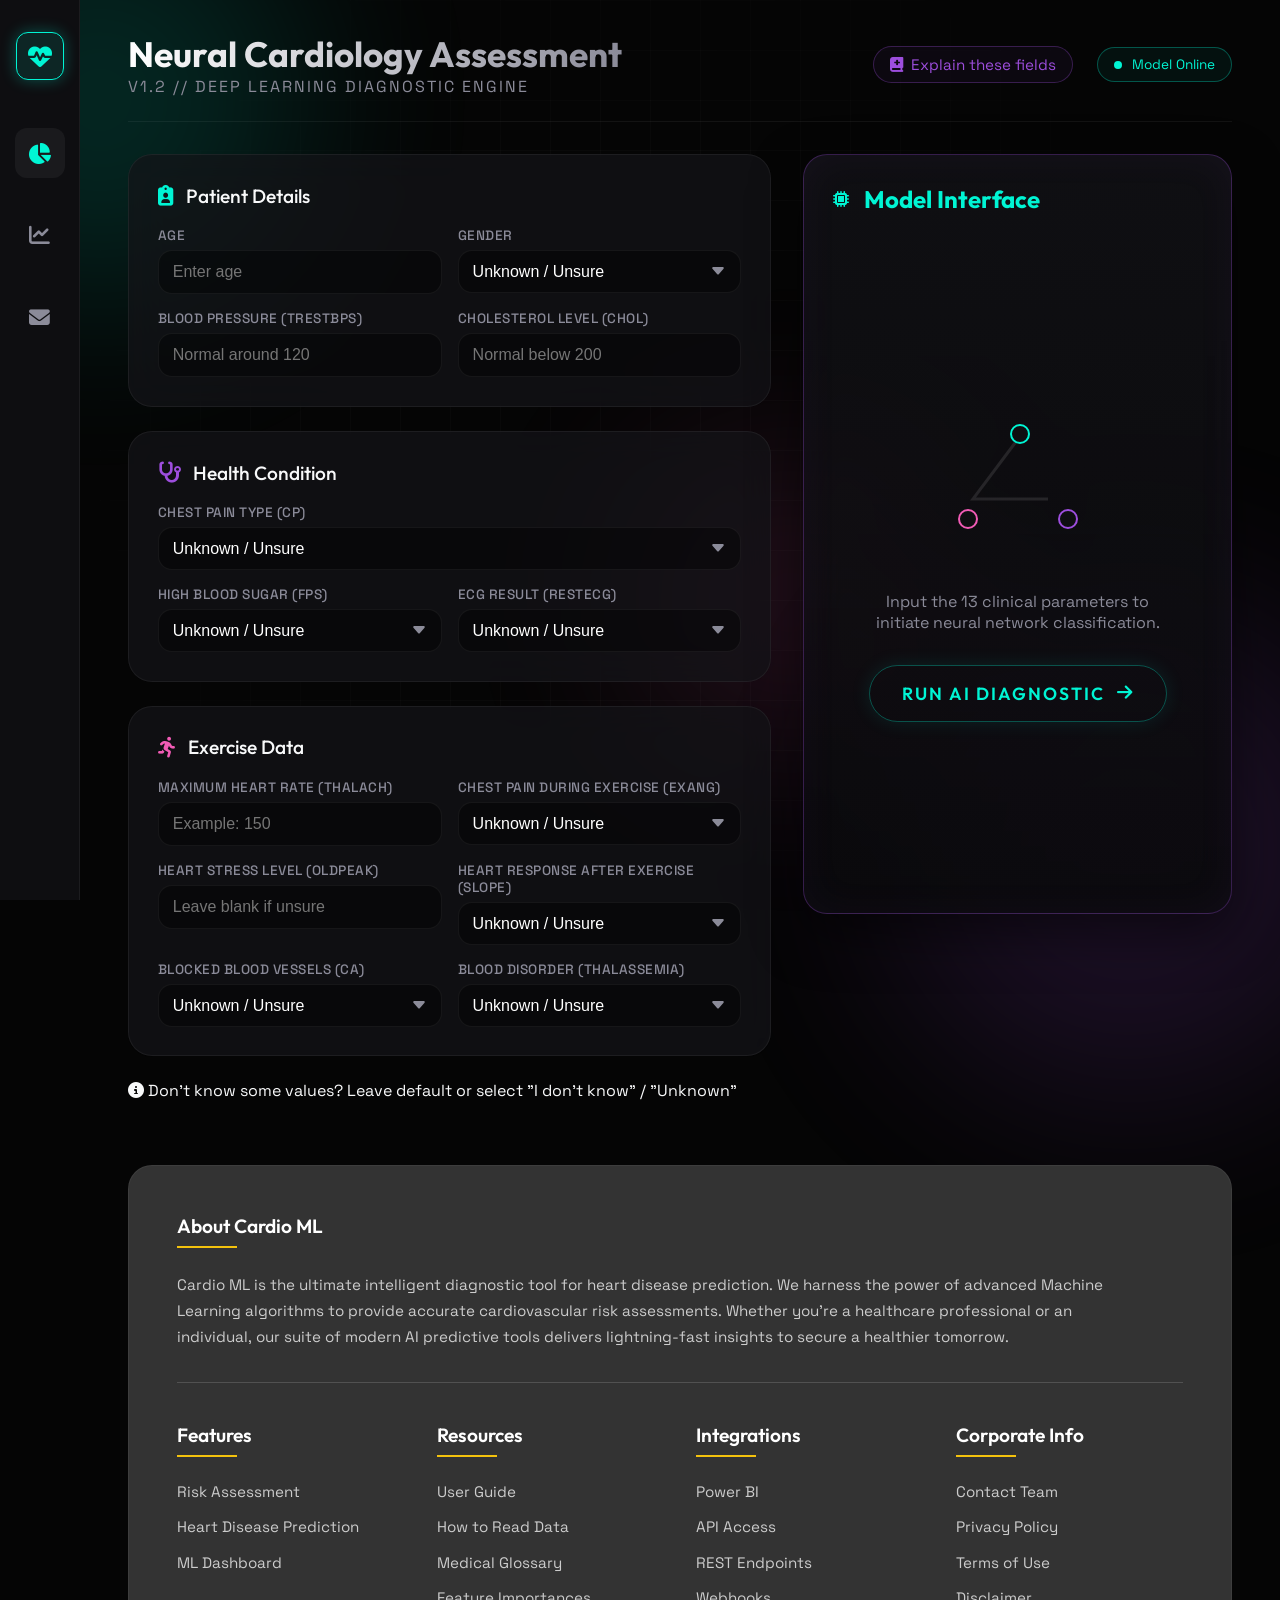
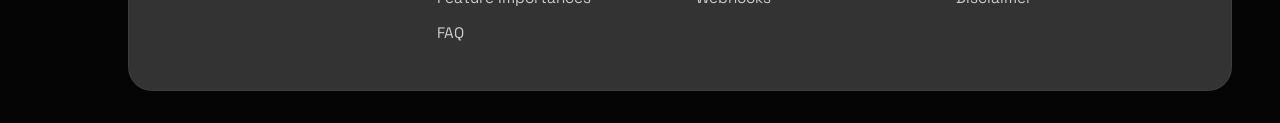
<file: index.html>
<!DOCTYPE html>
<html lang="en">
<head>
    <meta charset="UTF-8">
    <meta name="viewport" content="width=device-width, initial-scale=1.0">
    <title>Cardio ML Intelligence</title>
    <link rel="preconnect" href="https://fonts.googleapis.com">
    <link rel="preconnect" href="https://fonts.gstatic.com" crossorigin>
    <link href="https://fonts.googleapis.com/css2?family=Space+Grotesk:wght@300;400;500;600;700&family=Outfit:wght@300;400;500;600;700&display=swap" rel="stylesheet">
    <link rel="stylesheet" href="https://cdnjs.cloudflare.com/ajax/libs/font-awesome/6.4.0/css/all.min.css">
    <link rel="stylesheet" href="style.css">
</head>
<body>
    <div class="grid-bg"></div>
    <div class="glow-orb orb-1"></div>
    <div class="glow-orb orb-2"></div>
    <div class="glow-orb orb-3"></div>

    <div class="dashboard-wrapper">
        <nav class="sidebar">
            <div class="brand">
                <div class="logo-icon">
                    <i class="fa-solid fa-heart-pulse"></i>
                </div>
            </div>
            <ul class="nav-links">
                <li class="active" title="Analysis Desk" onclick="window.location.href='/'"><i class="fa-solid fa-chart-pie"></i></li>
                <li title="Power BI Dashboard" onclick="window.location.href='/powerbi'"><i class="fa-solid fa-chart-line"></i></li>
                <li title="Contact Us" onclick="window.location.href='/contact'"><i class="fa-solid fa-envelope"></i></li>
            </ul>
        </nav>

        <main class="dashboard-core">
            <header class="top-nav">
                <div>
                    <h1 class="gradient-text">Neural Cardiology Assessment</h1>
                    <p class="subtitle">v1.2 // Deep Learning Diagnostic Engine</p>
                </div>
                <div class="nav-group-right">
                    <a href="/guide" class="guide-btn-nav">
                        <i class="fa-solid fa-book-medical"></i> Explain these fields
                    </a>
                    <div class="system-status">
                        <div class="pulse-ring"></div>
                        <span>Model Online</span>
                    </div>
                </div>
            </header>

            <form id="prediction-form" class="layout-grid">
                
                <div class="entry-column">
                    <div class="bento-card">
                        <div class="card-header">
                            <i class="fa-solid fa-clipboard-user text-cyan"></i>
                            <h3>Patient Details</h3>
                        </div>
                        <div class="input-grid-2">
                            <div class="modern-input">
                                <label for="age">Age</label>
                                <input type="number" id="age" name="age" min="1" max="120" placeholder="Enter age">
                            </div>
                            <div class="modern-input">
                                <label for="sex">Gender</label>
                                <select id="sex" name="sex">
                                    <option value="" selected>Unknown / Unsure</option>
                                    <option value="1">Male</option>
                                    <option value="0">Female</option>
                                </select>
                            </div>
                            <div class="modern-input">
                                <label for="trestbps">Blood Pressure (trestbps)</label>
                                <input type="number" id="trestbps" name="trestbps" min="50" max="250" placeholder="Normal around 120">
                            </div>
                            <div class="modern-input">
                                <label for="chol">Cholesterol Level (Chol)</label>
                                <input type="number" id="chol" name="chol" min="100" max="600" placeholder="Normal below 200">
                            </div>
                        </div>
                    </div>

                    <div class="bento-card">
                        <div class="card-header">
                            <i class="fa-solid fa-stethoscope text-purple"></i>
                            <h3>Health Condition</h3>
                        </div>
                        <div class="input-grid-2">
                            <div class="modern-input full-span">
                                <label for="cp">Chest Pain Type (CP)</label>
                                <select id="cp" name="cp">
                                    <option value="" selected>Unknown / Unsure</option>
                                    <option value="0">0.Typical Angina (heart pain during activity)</option>
                                    <option value="1">1.Atypical Angina</option>
                                    <option value="2">2.Non-anginal pain</option>
                                    <option value="3">3.Asymptomatic (no pain but risk)</option>
                                </select>
                            </div>
                            <div class="modern-input">
                                <label for="fbs">High Blood Sugar (Fps)</label>
                                <select id="fbs" name="fbs">
                                    <option value="" selected>Unknown / Unsure</option>
                                    <option value="1">1.Yes</option>
                                    <option value="0">0.No</option>
                                </select>
                            </div>
                            <div class="modern-input">
                                <label for="restecg">ECG Result (restecg)</label>
                                <select id="restecg" name="restecg">
                                    <option value="" selected>Unknown / Unsure</option>
                                    <option value="0">0.Normal</option>
                                    <option value="1">1.Minor issue</option>
                                    <option value="2">2.Serious issue</option>
                                </select>
                            </div>
                        </div>
                    </div>

                    <div class="bento-card">
                        <div class="card-header">
                            <i class="fa-solid fa-person-running text-pink"></i>
                            <h3>Exercise Data</h3>
                        </div>
                        <div class="input-grid-2">
                            <div class="modern-input">
                                <label for="thalach">Maximum Heart Rate (thalach)</label>
                                <input type="number" id="thalach" name="thalach" min="60" max="220" placeholder="Example: 150">
                            </div>
                            <div class="modern-input">
                                <label for="exang">Chest Pain During Exercise (exang)</label>
                                <select id="exang" name="exang">
                                    <option value="" selected>Unknown / Unsure</option>
                                    <option value="1">1.Yes</option>
                                    <option value="0">0.No</option>
                                </select>
                            </div>
                            <div class="modern-input">
                                <label for="oldpeak">Heart Stress Level (oldpeak)</label>
                                <input type="number" id="oldpeak" name="oldpeak" step="0.1" min="0" max="10" placeholder="Leave blank if unsure">
                            </div>
                            <div class="modern-input">
                                <label for="slope">Heart Response After Exercise (slope)</label>
                                <select id="slope" name="slope">
                                    <option value="" selected>Unknown / Unsure</option>
                                    <option value="0">0.Normal increase</option>
                                    <option value="1">1.No change</option>
                                    <option value="2">2.Decreasing</option>
                                </select>
                            </div>
                            <div class="modern-input">
                                <label for="ca">Blocked Blood Vessels (ca)</label>
                                <select id="ca" name="ca">
                                    <option value="" selected>Unknown / Unsure</option>
                                    <option value="0">0 (No blockage)</option>
                                    <option value="1">1 (Mild)</option>
                                    <option value="2">2 (Moderate)</option>
                                    <option value="3">3 (Severe)</option>
                                </select>
                            </div>
                            <div class="modern-input">
                                <label for="thal">Blood Disorder (Thalassemia)</label>
                                <select id="thal" name="thal">
                                    <option value="" selected>Unknown / Unsure</option>
                                    <option value="1">1.Normal</option>
                                    <option value="2">2.Fixed defect</option>
                                    <option value="3">3.Reversible defect</option> 
                                </select>
                            </div>
                        </div>
                    </div>
                    
                    <p class="form-hint-info">
                        <i class="fa-solid fa-circle-info"></i> Don't know some values? Leave default or select "I don't know" / "Unknown"
                    </p>
                </div>

                <div class="analysis-column">
                    <div class="bento-card analysis-panel">
                        <div class="ai-header">
                            <i class="fa-solid fa-microchip"></i>
                            <h2>Model Interface</h2>
                        </div>
                        
                        <div id="cta-container">
                            <div class="brain-graphic">
                                <div class="node n1"></div>
                                <div class="node n2"></div>
                                <div class="node n3"></div>
                                <svg viewBox="0 0 100 100" class="connections">
                                    <path d="M50 20 L20 60 L80 60 Z" />
                                </svg>
                            </div>
                            <p class="instruction">Input the 13 clinical parameters to initiate neural network classification.</p>
                            <button type="submit" class="cyber-button" id="submit-btn">
                                RUN AI DIAGNOSTIC <i class="fa-solid fa-arrow-right"></i>
                            </button>
                        </div>

                        <div id="results-panel" class="hidden">
                            <div class="spinner-container" id="loading-spinner">
                                <div class="rad-spinner">
                                    <div class="circle c1"></div>
                                    <div class="circle c2"></div>
                                    <div class="circle c3"></div>
                                </div>
                                <span>Evaluating network activations...</span>
                            </div>

                            <div id="result-content" class="hidden result-display">
                                <div class="verdict-banner" id="verdict-banner">
                                </div>
                                
                                <div class="stats-row">
                                    <div class="stat-box">
                                        <h4>Risk Probability</h4>
                                        <div class="radial-progress" id="probability-radial" style="--val: 0">
                                            <span id="probability-text">0%</span>
                                        </div>
                                    </div>
                                    <div class="stat-box">
                                        <h4>Algorithm</h4>
                                        <span class="algo-name">Logistic Reg / ML</span>
                                    </div>
                                </div>

                                <div class="insight-box">
                                    <i class="fa-solid fa-bolt"></i>
                                    <p id="insight-text">Awaiting result insights...</p>
                                </div>

                                <button type="button" class="mt-15 outline-button" id="reset-btn">
                                    <i class="fa-solid fa-rotate-right"></i> Analyze New Patient
                                </button>
                            </div>
                        </div>
                    </div>
                </div>
            </form>
            <footer class="site-footer">
                <div class="footer-top">
                    <h4>About Cardio ML</h4>
                    <div class="header-underline"></div>
                    <p>Cardio ML is the ultimate intelligent diagnostic tool for heart disease prediction. We harness the power of advanced Machine Learning algorithms to provide accurate cardiovascular risk assessments. Whether you're a healthcare professional or an individual, our suite of modern AI predictive tools delivers lightning-fast insights to secure a healthier tomorrow.</p>
                </div>
                <hr class="footer-divider">
                <div class="footer-grid">
                    <div class="footer-col">
                        <h4>Features</h4>
                        <div class="header-underline"></div>
                        <ul>
                            <li><a href="/">Risk Assessment</a></li>
                            <li><a href="/">Heart Disease Prediction</a></li>
                            <li><a href="/">ML Dashboard</a></li>
                        </ul>
                    </div>
                    <div class="footer-col">
                        <h4>Resources</h4>
                        <div class="header-underline"></div>
                        <ul>
                            <li><a href="/guide">User Guide</a></li>
                            <li><a href="/guide">How to Read Data</a></li>
                            <li><a href="/guide">Medical Glossary</a></li>
                            <li><a href="/powerbi">Feature Importances</a></li>
                            <li><a href="/contact">FAQ</a></li>
                        </ul>
                    </div>
                    <div class="footer-col">
                        <h4>Integrations</h4>
                        <div class="header-underline"></div>
                        <ul>
                            <li><a href="/powerbi">Power BI</a></li>
                            <li><a href="/">API Access</a></li>
                            <li><a href="/">REST Endpoints</a></li>
                            <li><a href="/">Webhooks</a></li>
                        </ul>
                    </div>
                    <div class="footer-col">
                        <h4>Corporate Info</h4>
                        <div class="header-underline"></div>
                        <ul>
                            <li><a href="/contact">Contact Team</a></li>
                            <li><a href="#">Privacy Policy</a></li>
                            <li><a href="#">Terms of Use</a></li>
                            <li><a href="#">Disclaimer</a></li>
                        </ul>
                    </div>
                </div>
            </footer>
        </main>
    </div>

    <script src="script.js"></script>
</body>
</html>
</file>
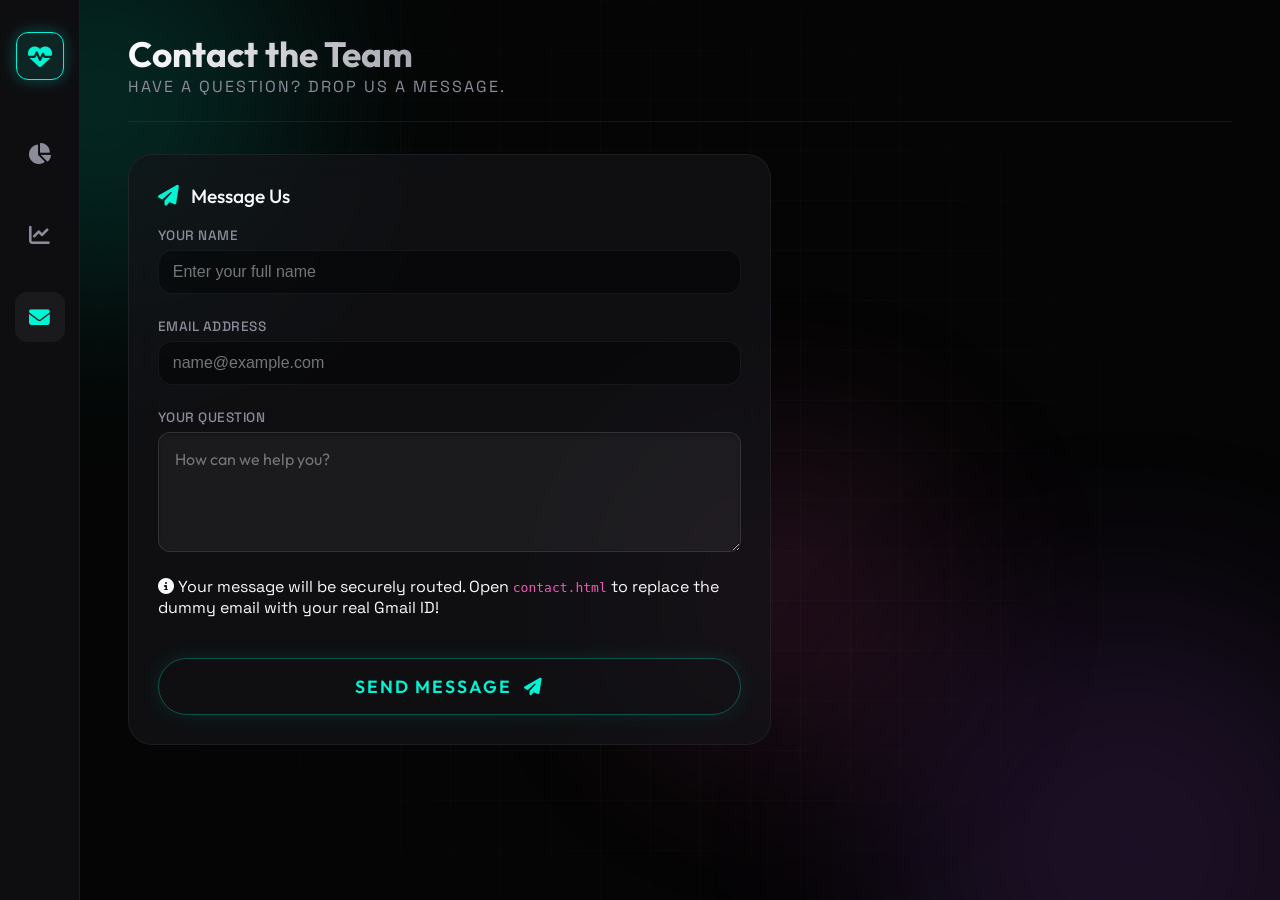
<file: contact.html>
<!DOCTYPE html>
<html lang="en">
<head>
    <meta charset="UTF-8">
    <meta name="viewport" content="width=device-width, initial-scale=1.0">
    <title>Contact Us - Cardio ML</title>
    <link rel="preconnect" href="https://fonts.googleapis.com">
    <link rel="preconnect" href="https://fonts.gstatic.com" crossorigin>
    <link href="https://fonts.googleapis.com/css2?family=Space+Grotesk:wght@300;400;500;600;700&family=Outfit:wght@300;400;500;600;700&display=swap" rel="stylesheet">
    <link rel="stylesheet" href="https://cdnjs.cloudflare.com/ajax/libs/font-awesome/6.4.0/css/all.min.css">
    <link rel="stylesheet" href="style.css">
</head>
<body>
    <div class="grid-bg"></div>
    <div class="glow-orb orb-1"></div>
    <div class="glow-orb orb-2"></div>
    <div class="glow-orb orb-3"></div>

    <div class="dashboard-wrapper">
        <nav class="sidebar">
            <div class="brand">
                <div class="logo-icon">
                    <i class="fa-solid fa-heart-pulse"></i>
                </div>
            </div>
            <ul class="nav-links">
                <li title="Analysis Desk" onclick="window.location.href='/'"><i class="fa-solid fa-chart-pie"></i></li>
                <li title="Power BI Dashboard" onclick="window.location.href='/powerbi'"><i class="fa-solid fa-chart-line"></i></li>
                <li class="active" title="Contact Us" onclick="window.location.href='/contact'"><i class="fa-solid fa-envelope"></i></li>
            </ul>
        </nav>

        <main class="dashboard-core">
            <header class="top-nav">
                <div>
                    <h1 class="gradient-text">Contact the Team</h1>
                    <p class="subtitle">Have a question? Drop us a message.</p>
                </div>
            </header>

            <div class="layout-grid">
                <div class="entry-column" style="margin: 0 auto; min-width: 100%; max-width: 600px;">
                    <div class="bento-card">
                        <div class="card-header">
                            <i class="fa-solid fa-paper-plane text-cyan"></i>
                            <h3>Message Us</h3>
                        </div>
                        <form action="https://formsubmit.co/your_gmail_id_here@gmail.com" method="POST" class="input-grid-2" style="display: flex; flex-direction: column; gap: 1.5rem;">
                            <div class="modern-input">
                                <label for="name">Your Name</label>
                                <input type="text" id="name" name="name" required placeholder="Enter your full name">
                            </div>
                            <div class="modern-input">
                                <label for="email">Email Address</label>
                                <input type="email" id="email" name="email" required placeholder="name@example.com">
                            </div>
                            <div class="modern-input" style="flex: 1 1 100%;">
                                <label for="question">Your Question</label>
                                <textarea id="question" name="question" required placeholder="How can we help you?" style="width: 100%; padding: 1rem; border-radius: 12px; background: rgba(255,255,255,0.05); border: 1px solid rgba(255,255,255,0.1); color: var(--text-main); font-family: 'Outfit', sans-serif; resize: vertical; min-height: 120px; font-size: 1rem; outline: none; transition: border-color 0.3s ease; box-shadow: inset 0 2px 4px rgba(0,0,0,0.2);"></textarea>
                            </div>
                            <!-- FormSubmit Configurations -->
                            <input type="hidden" name="_subject" value="New Submission from Cardio ML Dashboard!">
                            <input type="hidden" name="_captcha" value="false">
                            
                            <p class="form-hint-info" style="margin-top: 0;">
                                <i class="fa-solid fa-circle-info"></i> Your message will be securely routed. Open <code style="color:var(--accent-pink);">contact.html</code> to replace the dummy email with your real Gmail ID! 
                            </p>
                            
                            <button type="submit" class="cyber-button" style="width: 100%; justify-content: center; margin-top: 1rem; font-size: 1.1rem; padding: 1rem;">
                                Send Message <i class="fa-solid fa-paper-plane"></i>
                            </button>
                        </form>
                    </div>
                </div>
            </div>
        </main>
    </div>
</body>
</html>
</file>
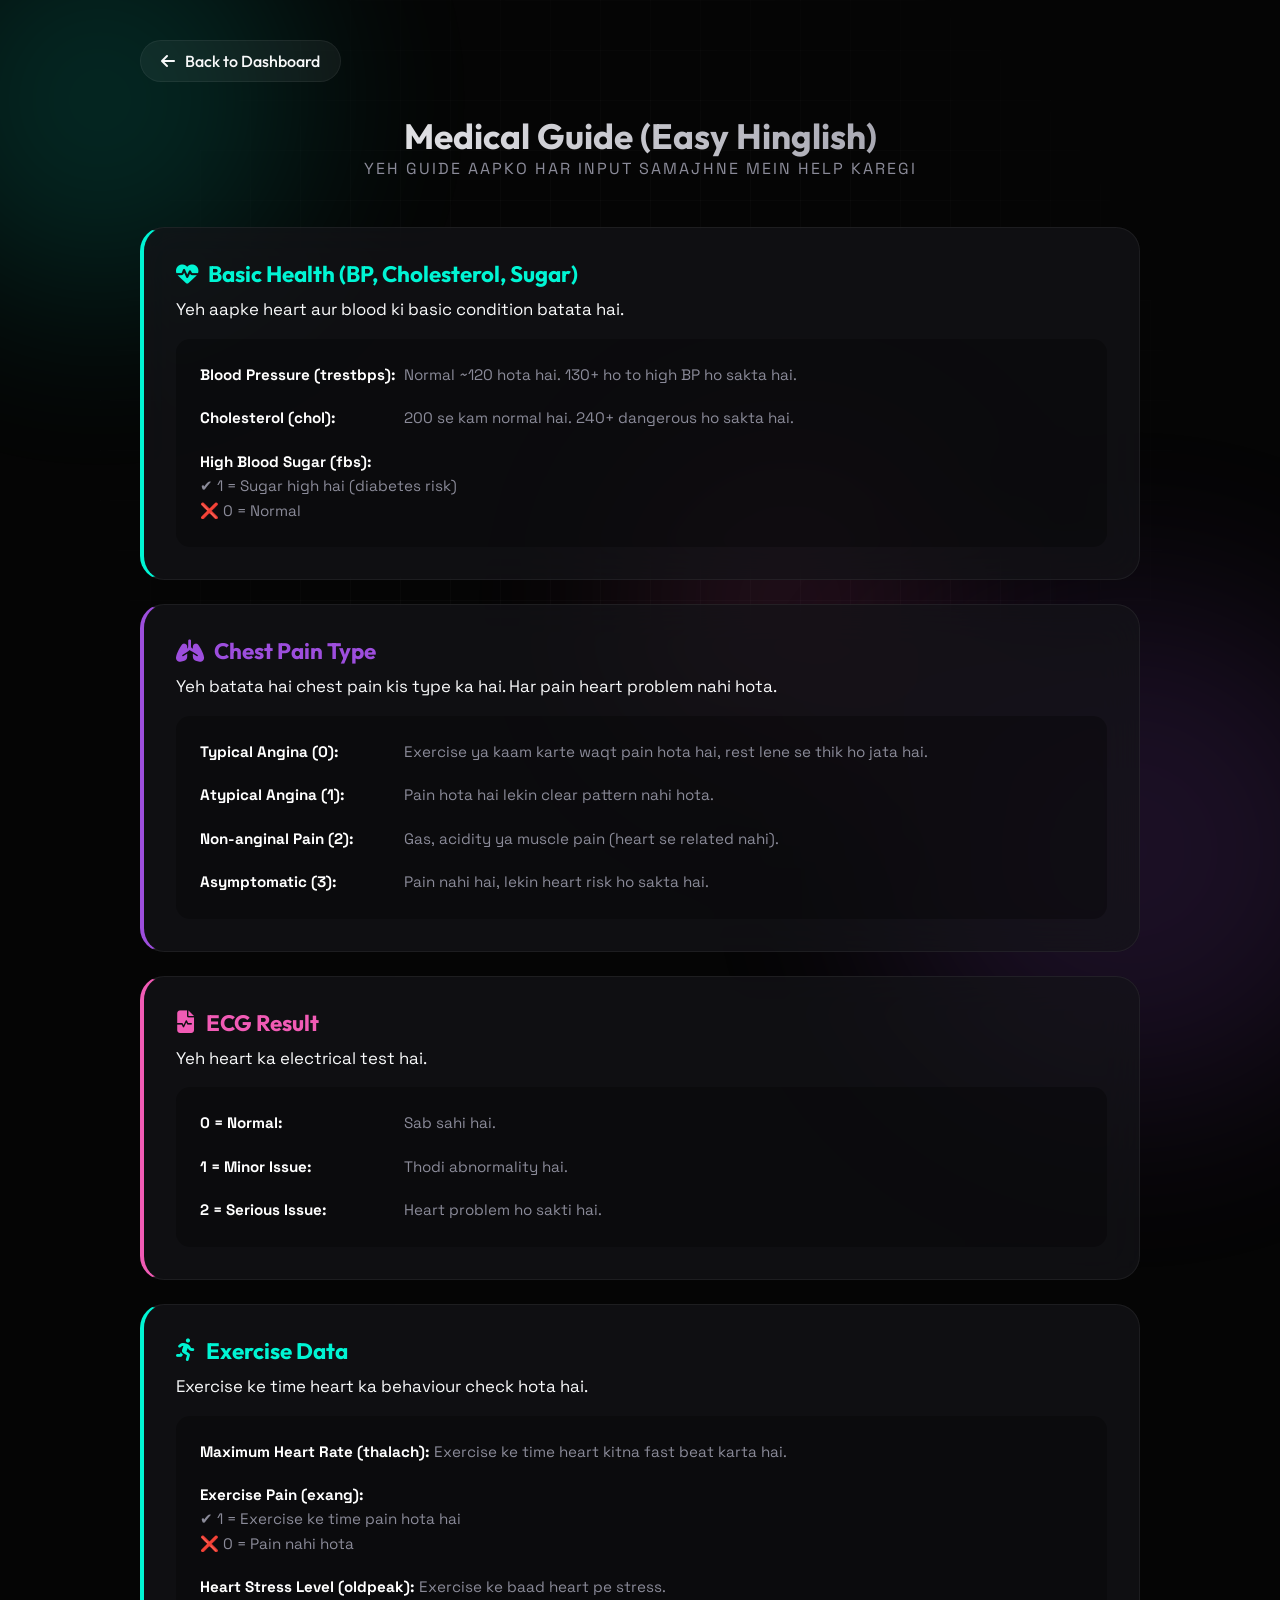
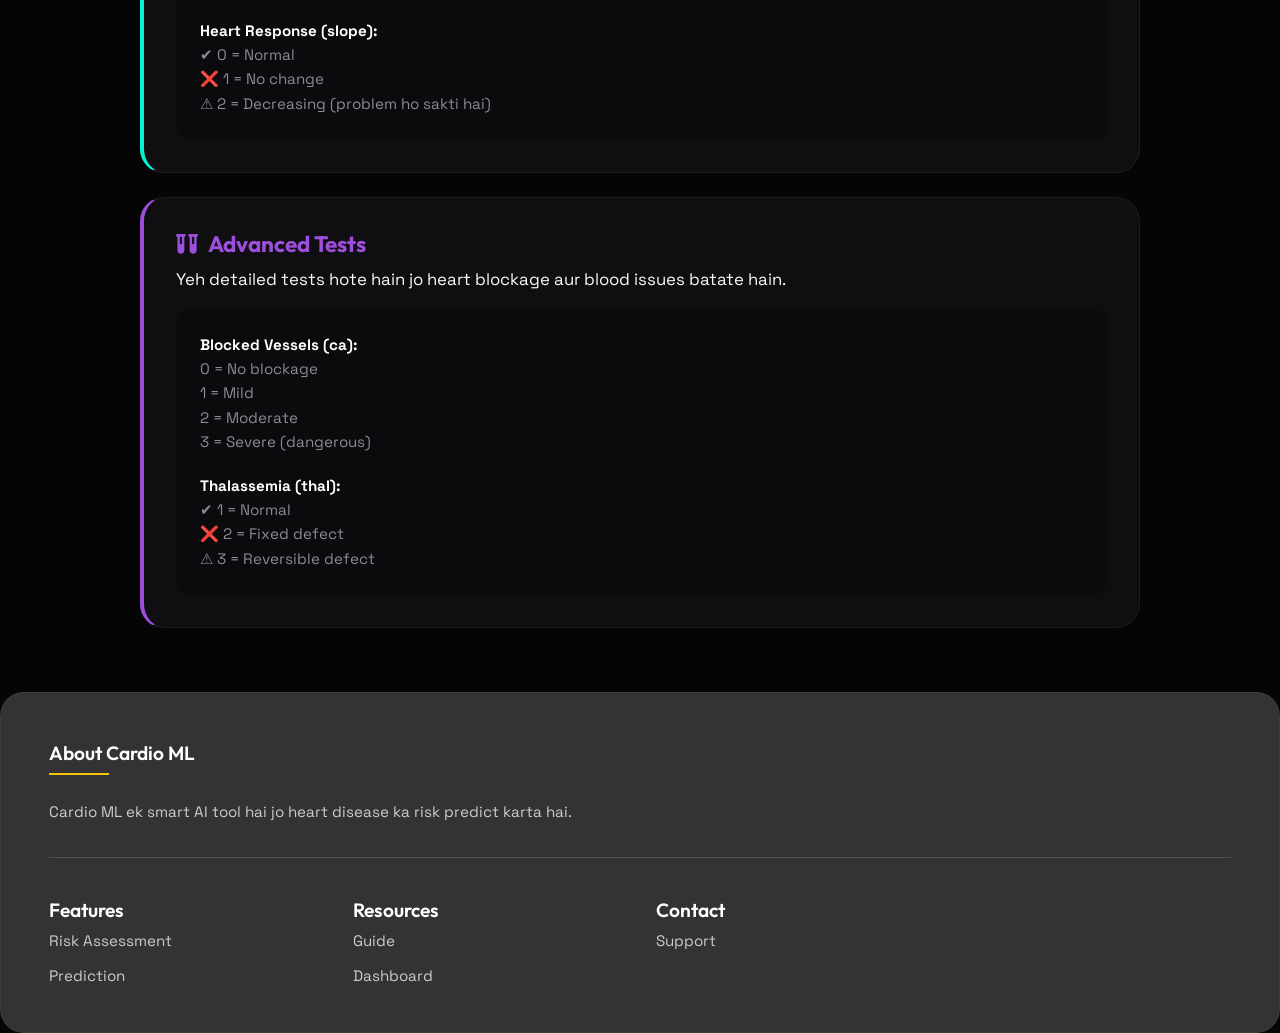
<file: guide.html>
<!DOCTYPE html>
<html lang="en">
<head>
    <meta charset="UTF-8">
    <meta name="viewport" content="width=device-width, initial-scale=1.0">
    <title>Medical Guide</title>
    
    <!-- Fonts -->
    <link rel="preconnect" href="https://fonts.googleapis.com">
    <link rel="preconnect" href="https://fonts.gstatic.com" crossorigin>
    <link href="https://fonts.googleapis.com/css2?family=Space+Grotesk:wght@300;400;500;600;700&family=Outfit:wght@300;400;500;600;700&display=swap" rel="stylesheet">
    
    <!-- Icons -->
    <link rel="stylesheet" href="https://cdnjs.cloudflare.com/ajax/libs/font-awesome/6.4.0/css/all.min.css">

    <!-- CSS -->
    <link rel="stylesheet" href="style.css">
    <link rel="stylesheet" href="guide.css">
</head>

<body>

<div class="grid-bg"></div>
<div class="glow-orb orb-1"></div>
<div class="glow-orb orb-2"></div>
<div class="glow-orb orb-3"></div>

<div class="guide-container">

    <a href="/" class="back-btn">
        <i class="fa-solid fa-arrow-left"></i> Back to Dashboard
    </a>

    <div class="header-section">
        <h1 class="gradient-text">Medical Guide (Easy Hinglish)</h1>
        <p class="subtitle">Yeh guide aapko har input samajhne mein help karegi</p>
    </div>

    <!-- 1. Basic Health -->
    <div class="definition-card">
        <h3><i class="fa-solid fa-heart-pulse"></i> Basic Health (BP, Cholesterol, Sugar)</h3>
        <p class="def-desc">Yeh aapke heart aur blood ki basic condition batata hai.</p>
        <ul>
            <li><strong>Blood Pressure (trestbps):</strong> Normal ~120 hota hai. 130+ ho to high BP ho sakta hai.</li>

            <li><strong>Cholesterol (chol):</strong> 200 se kam normal hai. 240+ dangerous ho sakta hai.</li>

            <li><strong>High Blood Sugar (fbs):</strong>
                <br>✔ 1 = Sugar high hai (diabetes risk)
                <br>❌ 0 = Normal
            </li>
        </ul>
    </div>

    <!-- 2. Chest Pain -->
    <div class="definition-card" style="border-left-color: var(--accent-purple);">
        <h3 style="color: var(--accent-purple);"><i class="fa-solid fa-lungs"></i> Chest Pain Type</h3>
        <p class="def-desc">Yeh batata hai chest pain kis type ka hai. Har pain heart problem nahi hota.</p>
        <ul>
            <li><strong>Typical Angina (0):</strong> Exercise ya kaam karte waqt pain hota hai, rest lene se thik ho jata hai.</li>

            <li><strong>Atypical Angina (1):</strong> Pain hota hai lekin clear pattern nahi hota.</li>

            <li><strong>Non-anginal Pain (2):</strong> Gas, acidity ya muscle pain (heart se related nahi).</li>

            <li><strong>Asymptomatic (3):</strong> Pain nahi hai, lekin heart risk ho sakta hai.</li>
        </ul>
    </div>

    <!-- 3. ECG -->
    <div class="definition-card" style="border-left-color: var(--accent-pink);">
        <h3 style="color: var(--accent-pink);"><i class="fa-solid fa-file-waveform"></i> ECG Result</h3>
        <p class="def-desc">Yeh heart ka electrical test hai.</p>
        <ul>
            <li><strong>0 = Normal:</strong> Sab sahi hai.</li>
            <li><strong>1 = Minor Issue:</strong> Thodi abnormality hai.</li>
            <li><strong>2 = Serious Issue:</strong> Heart problem ho sakti hai.</li>
        </ul>
    </div>

    <!-- 4. Exercise -->
    <div class="definition-card">
        <h3><i class="fa-solid fa-person-running"></i> Exercise Data</h3>
        <p class="def-desc">Exercise ke time heart ka behaviour check hota hai.</p>
        <ul>
            <li><strong>Maximum Heart Rate (thalach):</strong> Exercise ke time heart kitna fast beat karta hai.</li>

            <li><strong>Exercise Pain (exang):</strong>
                <br>✔ 1 = Exercise ke time pain hota hai
                <br>❌ 0 = Pain nahi hota
            </li>

            <li><strong>Heart Stress Level (oldpeak):</strong> Exercise ke baad heart pe stress.</li>

            <li><strong>Heart Response (slope):</strong>
                <br>✔ 0 = Normal
                <br>❌ 1 = No change
                <br>⚠ 2 = Decreasing (problem ho sakti hai)
            </li>
        </ul>
    </div>

    <!-- 5. Advanced -->
    <div class="definition-card" style="border-left-color: var(--accent-purple);">
        <h3 style="color: var(--accent-purple);"><i class="fa-solid fa-vials"></i> Advanced Tests</h3>
        <p class="def-desc">Yeh detailed tests hote hain jo heart blockage aur blood issues batate hain.</p>
        <ul>
            <li><strong>Blocked Vessels (ca):</strong>
                <br>0 = No blockage
                <br>1 = Mild
                <br>2 = Moderate
                <br>3 = Severe (dangerous)
            </li>

            <li><strong>Thalassemia (thal):</strong>
                <br>✔ 1 = Normal
                <br>❌ 2 = Fixed defect
                <br>⚠ 3 = Reversible defect
            </li>
        </ul>
    </div>

</div>

<!-- Footer -->
<footer class="site-footer">
    <div class="footer-top">
        <h4>About Cardio ML</h4>
        <div class="header-underline"></div>
        <p>Cardio ML ek smart AI tool hai jo heart disease ka risk predict karta hai.</p>
    </div>

    <hr class="footer-divider">

    <div class="footer-grid">
        <div class="footer-col">
            <h4>Features</h4>
            <ul>
                <li><a href="/">Risk Assessment</a></li>
                <li><a href="/">Prediction</a></li>
            </ul>
        </div>

        <div class="footer-col">
            <h4>Resources</h4>
            <ul>
                <li><a href="/guide">Guide</a></li>
                <li><a href="/powerbi">Dashboard</a></li>
            </ul>
        </div>

        <div class="footer-col">
            <h4>Contact</h4>
            <ul>
                <li><a href="/contact">Support</a></li>
            </ul>
        </div>
    </div>
</footer>

</body>
</html>
</file>
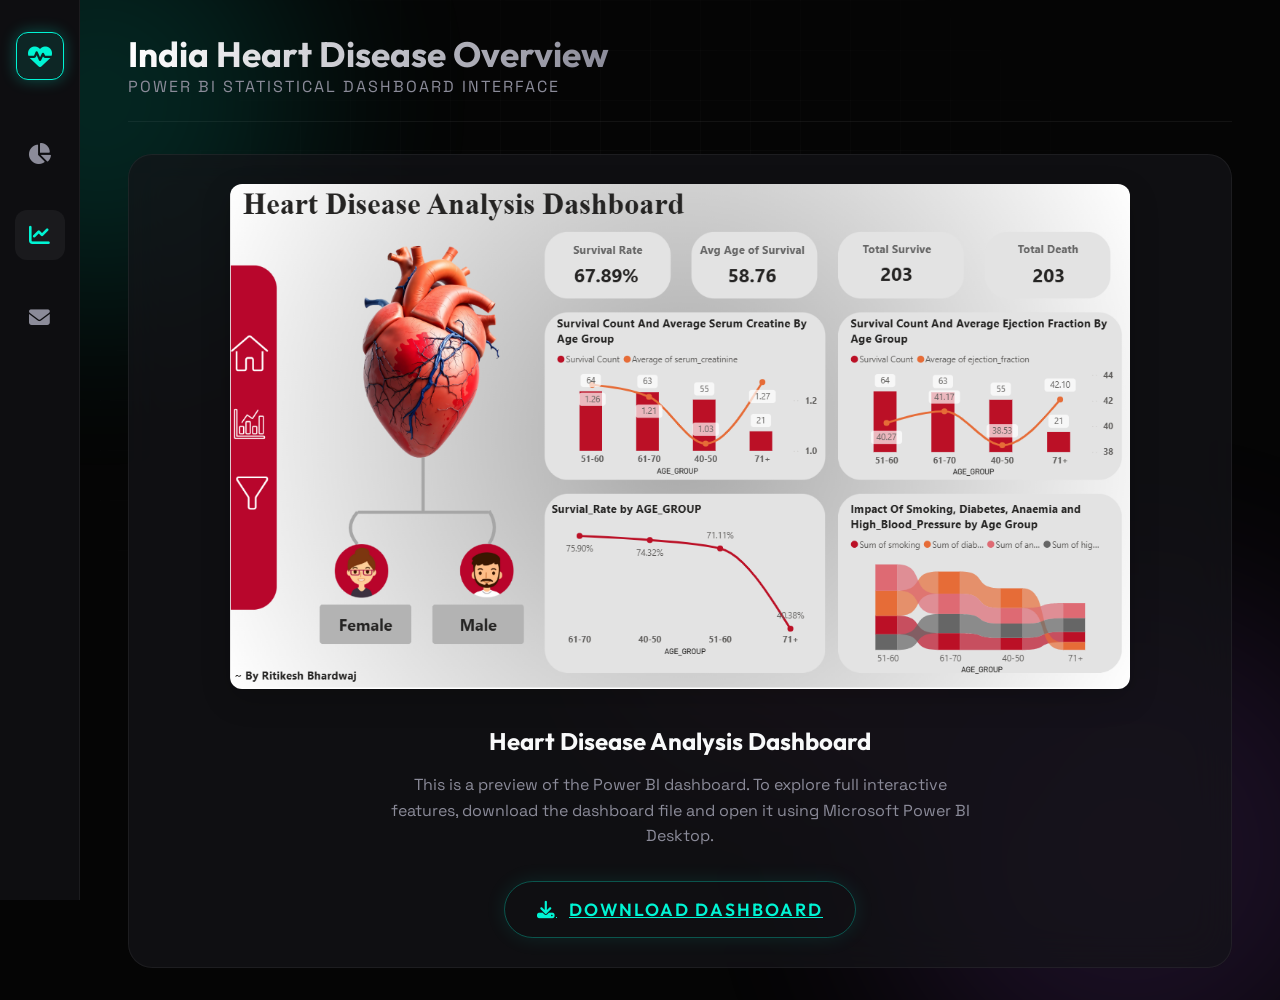
<file: powerbi.html>
<!DOCTYPE html>
<html lang="en">
<head>
    <meta charset="UTF-8">
    <meta name="viewport" content="width=device-width, initial-scale=1.0">
    <title>Power BI Dashboard - Cardio ML</title>

    <!-- Fonts -->
    <link href="https://fonts.googleapis.com/css2?family=Space+Grotesk:wght@300;400;500;600;700&family=Outfit:wght@300;400;500;600;700&display=swap" rel="stylesheet">

    <!-- Icons -->
    <link rel="stylesheet" href="https://cdnjs.cloudflare.com/ajax/libs/font-awesome/6.4.0/css/all.min.css">

    <!-- External CSS -->
    <link rel="stylesheet" href="style.css">
</head>

<body>

    <div class="grid-bg"></div>
    <div class="glow-orb orb-1"></div>
    <div class="glow-orb orb-2"></div>
    <div class="glow-orb orb-3"></div>

    <div class="dashboard-wrapper">

        <!-- Sidebar -->
        <nav class="sidebar">
            <div class="brand">
                <div class="logo-icon">
                    <i class="fa-solid fa-heart-pulse"></i>
                </div>
            </div>

            <ul class="nav-links">
                <li title="Analysis Desk" onclick="window.location.href='/'">
                    <i class="fa-solid fa-chart-pie"></i>
                </li>
                <li class="active" title="Power BI Dashboard" onclick="window.location.href='/powerbi'">
                    <i class="fa-solid fa-chart-line"></i>
                </li>
                <li title="Contact Us" onclick="window.location.href='/contact'">
                    <i class="fa-solid fa-envelope"></i>
                </li>
            </ul>
        </nav>

        <!-- Main Content -->
        <main class="dashboard-core">

            <!-- Header -->
            <header class="top-nav">
                <div>
                    <h1 class="gradient-text">India Heart Disease Overview</h1>
                    <p class="subtitle">Power BI Statistical Dashboard Interface</p>
                </div>
            </header>

            <!-- Dashboard Section -->
            <div class="bento-card" style="text-align: center;">

                <!-- Dashboard Image -->
                <img src="Documents/Heart_Disease_Dashboard.png" alt="Power BI Dashboard"
                    style="width: 100%; max-width: 900px; border-radius: 12px;
                    box-shadow: 0 10px 30px rgba(0,0,0,0.2); margin-bottom: 2rem;">

                <h2>Heart Disease Analysis Dashboard</h2>

                <p style="color: var(--text-muted); margin: 1rem auto 2rem; max-width: 600px; line-height: 1.6;">
                    This is a preview of the Power BI dashboard. To explore full interactive features,
                    download the dashboard file and open it using Microsoft Power BI Desktop.
                </p>

                <!-- Download Button -->
                <a href="/Heart_Disease_Analysis_Dashboard.pbix" download class="cyber-button" style="display: inline-flex; justify-content: center;">
                    <i class="fa-solid fa-download"></i> Download Dashboard
                </a>

            </div>

        </main>
    </div>

</body>
</html>
</file>
<file: style.css>
:root {
    --bg-base: #050505;
    --bg-surface: #0e0e11;
    --bg-card: rgba(20, 20, 25, 0.7);
    
    --accent-cyan: #00f5d4;
    --accent-purple: #9d4edd;
    --accent-pink: #f15bb5;
    
    --text-main: #f8f9fa;
    --text-muted: #8b8b99;
    
    --border-subtle: rgba(255,255,255,0.06);
    --border-glow: rgba(0, 245, 212, 0.3);
    
    --radius-lg: 24px;
    --radius-md: 14px;
    --radius-sm: 8px;
    
    --transition: all 0.3s cubic-bezier(0.25, 0.8, 0.25, 1);
}

* {
    margin: 0;
    padding: 0;
    box-sizing: border-box;
}

body {
    background-color: var(--bg-base);
    color: var(--text-main);
    font-family: 'Space Grotesk', sans-serif;
    min-height: 100vh;
    overflow-x: hidden;
}

h1, h2, h3, h4, .cyber-button {
    font-family: 'Outfit', sans-serif;
}

.text-cyan { color: var(--accent-cyan); }
.text-purple { color: var(--accent-purple); }
.text-pink { color: var(--accent-pink); }
.mt-15 { margin-top: 15px; }

.grid-bg {
    position: fixed;
    top: 0; left: 0; width: 100vw; height: 100vh;
    background-image: 
        linear-gradient(to right, rgba(255,255,255,0.02) 1px, transparent 1px),
        linear-gradient(to bottom, rgba(255,255,255,0.02) 1px, transparent 1px);
    background-size: 50px 50px;
    z-index: -2;
    mask-image: radial-gradient(circle at center, black 40%, transparent 80%);
    -webkit-mask-image: radial-gradient(circle at center, black 40%, transparent 80%);
}

.glow-orb {
    position: fixed;
    border-radius: 50%;
    filter: blur(100px);
    z-index: -1;
    opacity: 0.15;
    animation: float 20s infinite alternate linear;
}

.orb-1 { width: 400px; height: 400px; background: var(--accent-cyan); top: -100px; left: -100px; }
.orb-2 { width: 500px; height: 500px; background: var(--accent-purple); bottom: -200px; right: -100px; animation-delay: -5s; }
.orb-3 { width: 300px; height: 300px; background: var(--accent-pink); top: 50%; left: 50%; animation-delay: -10s; }

@keyframes float {
    0% { transform: translate(0, 0); }
    100% { transform: translate(100px, 100px) scale(1.2); }
}

.dashboard-wrapper {
    display: flex;
    min-height: 100vh;
}

.sidebar {
    width: 80px;
    background: var(--bg-surface);
    border-right: 1px solid var(--border-subtle);
    display: flex;
    flex-direction: column;
    align-items: center;
    padding: 2rem 0;
    position: fixed;
    height: 100vh;
    z-index: 10;
}

.brand .logo-icon {
    width: 48px;
    height: 48px;
    background: rgba(0, 245, 212, 0.1);
    border: 1px solid var(--accent-cyan);
    border-radius: 12px;
    display: flex;
    justify-content: center;
    align-items: center;
    font-size: 1.5rem;
    color: var(--accent-cyan);
    margin-bottom: 3rem;
    box-shadow: 0 0 15px var(--border-glow);
}

.nav-links {
    list-style: none;
    display: flex;
    flex-direction: column;
    gap: 2rem;
    flex: 1;
}

.nav-links li {
    font-size: 1.3rem;
    color: var(--text-muted);
    cursor: pointer;
    transition: var(--transition);
    width: 50px;
    height: 50px;
    display: flex;
    justify-content: center;
    align-items: center;
    border-radius: 12px;
}

.nav-links li:hover, .nav-links li.active {
    color: var(--text-main);
    background: rgba(255,255,255,0.05);
}

.nav-links li.active {
    color: var(--accent-cyan);
}

.profile img {
    width: 40px;
    height: 40px;
    border-radius: 50%;
    border: 2px solid var(--border-subtle);
}

.dashboard-core {
    margin-left: 80px;
    flex: 1;
    padding: 2rem 3rem;
    max-width: 1400px;
}

.top-nav {
    display: flex;
    justify-content: space-between;
    align-items: center;
    margin-bottom: 2rem;
    border-bottom: 1px solid var(--border-subtle);
    padding-bottom: 1.5rem;
}

.nav-group-right {
    display: flex;
    align-items: center;
    gap: 1.5rem;
}

.guide-btn-nav {
    display: flex;
    align-items: center;
    gap: 8px;
    color: var(--accent-purple);
    text-decoration: none;
    font-size: 0.95rem;
    border: 1px solid rgba(157, 78, 221, 0.3);
    padding: 8px 16px;
    border-radius: 30px;
    background: rgba(157, 78, 221, 0.05);
    transition: var(--transition);
}

.guide-btn-nav:hover {
    background: rgba(157, 78, 221, 0.15);
    box-shadow: 0 0 15px rgba(157, 78, 221, 0.3);
    transform: translateY(-1px);
}

.gradient-text {
    font-size: 2.2rem;
    background: linear-gradient(90deg, #fff, var(--text-muted));
    -webkit-background-clip: text;
    background-clip: text;
    -webkit-text-fill-color: transparent;
}

.subtitle {
    color: var(--text-muted);
    font-size: 1rem;
    letter-spacing: 2px;
    text-transform: uppercase;
}

.system-status {
    display: flex;
    align-items: center;
    gap: 10px;
    background: rgba(0, 245, 212, 0.05);
    border: 1px solid var(--border-glow);
    padding: 8px 16px;
    border-radius: 30px;
    font-size: 0.85rem;
    color: var(--accent-cyan);
}

.pulse-ring {
    width: 8px;
    height: 8px;
    background: var(--accent-cyan);
    border-radius: 50%;
    box-shadow: 0 0 0 0 rgba(0, 245, 212, 0.7);
    animation: pulse 2s infinite;
}

@keyframes pulse {
    0% { box-shadow: 0 0 0 0 rgba(0, 245, 212, 0.7); }
    70% { box-shadow: 0 0 0 10px rgba(0, 245, 212, 0); }
    100% { box-shadow: 0 0 0 0 rgba(0, 245, 212, 0); }
}

.layout-grid {
    display: grid;
    grid-template-columns: 1.5fr 1fr;
    gap: 2rem;
}

.entry-column {
    display: flex;
    flex-direction: column;
    gap: 1.5rem;
}

.bento-card {
    background: var(--bg-card);
    backdrop-filter: blur(20px);
    border: 1px solid var(--border-subtle);
    border-radius: var(--radius-lg);
    padding: 1.8rem;
    transition: var(--transition);
}

.bento-card:hover {
    border-color: rgba(255,255,255,0.15);
    transform: translateY(-2px);
    box-shadow: 0 10px 30px rgba(0,0,0,0.5);
}

.card-header {
    display: flex;
    align-items: center;
    gap: 12px;
    margin-bottom: 1.2rem;
}

.card-header h3 {
    font-size: 1.2rem;
    font-weight: 500;
}

.card-header i {
    font-size: 1.3rem;
}

.input-grid-2 { display: grid; grid-template-columns: 1fr 1fr; gap: 1rem; }
.input-grid-3 { display: grid; grid-template-columns: 1fr 1fr 1fr; gap: 1rem; }
.full-span { grid-column: 1 / -1; }

.modern-input {
    display: flex;
    flex-direction: column;
    gap: 6px;
}

.modern-input label {
    font-size: 0.85rem;
    color: var(--text-muted);
    font-weight: 500;
    text-transform: uppercase;
    letter-spacing: 0.5px;
}

.modern-input input, .modern-input select {
    background: rgba(0, 0, 0, 0.4);
    border: 1px solid var(--border-subtle);
    color: white;
    padding: 12px 14px;
    border-radius: var(--radius-md);
    font-size: 1rem;
    transition: var(--transition);
    outline: none;
}

.modern-input input:focus, .modern-input select:focus {
    border-color: var(--accent-purple);
    background: rgba(157, 78, 221, 0.05);
    box-shadow: 0 0 0 3px rgba(157, 78, 221, 0.1);
}

.modern-input select option {
    background-color: var(--bg-surface);
    color: var(--text-main);
}

.modern-input select {
    appearance: none;
    background-image: url("data:image/svg+xml,%3Csvg xmlns='http://www.w3.org/2000/svg' width='16' height='16' fill='%238b8b99' viewBox='0 0 16 16'%3E%3Cpath d='M7.247 11.14 2.451 5.658C1.885 5.013 2.345 4 3.204 4h9.592a1 1 0 0 1 .753 1.659l-4.796 5.48a1 1 0 0 1-1.506 0z'/%3E%3C/svg%3E");
    background-repeat: no-repeat;
    background-position: right 14px center;
    padding-right: 40px;
}

.analysis-panel {
    position: sticky;
    top: 2rem;
    height: calc(100vh - 140px);
    display: flex;
    flex-direction: column;
    background: linear-gradient(180deg, var(--bg-card) 0%, rgba(10,10,12,0.9) 100%);
    border: 1px solid rgba(157, 78, 221, 0.3);
    box-shadow: 0 20px 50px rgba(0,0,0,0.5), inset 0 0 40px rgba(157, 78, 221, 0.05);
}

.ai-header {
    display: flex;
    align-items: center;
    gap: 15px;
    margin-bottom: 2rem;
    color: var(--accent-cyan);
}

#cta-container {
    flex: 1;
    display: flex;
    flex-direction: column;
    justify-content: center;
    align-items: center;
    text-align: center;
}

.brain-graphic {
    position: relative;
    width: 150px;
    height: 150px;
    margin-bottom: 2rem;
}

.node {
    position: absolute;
    width: 20px;
    height: 20px;
    background: var(--bg-surface);
    border: 2px solid var(--accent-purple);
    border-radius: 50%;
    z-index: 2;
    animation: nodepulse 3s infinite alternate;
}

.n1 { top: 10%; left: 45%; border-color: var(--accent-cyan); }
.n2 { bottom: 20%; left: 10%; border-color: var(--accent-pink); animation-delay: 1s; }
.n3 { bottom: 20%; right: 10%; animation-delay: 2s; }

.connections {
    position: absolute;
    top: 0; left: 0; width: 100%; height: 100%;
    fill: none;
    stroke: rgba(255,255,255,0.1);
    stroke-width: 2;
    stroke-dasharray: 100;
    animation: dash 5s linear infinite;
}

@keyframes nodepulse { 0% { box-shadow: 0 0 0 0 rgba(255,255,255,0.2); } 100% { box-shadow: 0 0 20px 5px rgba(255,255,255,0.1); } }
@keyframes dash { to { stroke-dashoffset: -200; } }

.instruction {
    color: var(--text-muted);
    margin-bottom: 2rem;
    max-width: 80%;
}

.cyber-button {
    background: transparent;
    color: var(--accent-cyan);
    border: 1px solid var(--border-glow);
    padding: 16px 32px;
    font-size: 1.1rem;
    border-radius: 30px;
    cursor: pointer;
    text-transform: uppercase;
    letter-spacing: 2px;
    font-weight: 600;
    transition: var(--transition);
    display: flex;
    align-items: center;
    gap: 12px;
    box-shadow: 0 0 20px rgba(0, 245, 212, 0.1);
}

.cyber-button:hover {
    background: var(--accent-cyan);
    color: var(--bg-base);
    box-shadow: 0 0 30px rgba(0, 245, 212, 0.4);
    transform: translateY(-2px);
}

.hidden { display: none !important; }

.spinner-container {
    flex: 1;
    display: flex;
    flex-direction: column;
    justify-content: center;
    align-items: center;
    gap: 1.5rem;
    color: var(--accent-purple);
}

.rad-spinner {
    position: relative;
    width: 80px; height: 80px;
}

.circle {
    position: absolute;
    border: 3px solid transparent;
    border-radius: 50%;
    border-top-color: var(--accent-purple);
    top: 50%; left: 50%;
    transform: translate(-50%, -50%);
}

.c1 { width: 80px; height: 80px; animation: spinv 1s linear infinite; }
.c2 { width: 60px; height: 60px; border-top-color: var(--accent-cyan); animation: spinv 1.5s linear infinite reverse; }
.c3 { width: 40px; height: 40px; border-top-color: var(--accent-pink); animation: spinv 2s linear infinite; }

@keyframes spinv { 100% { transform: translate(-50%, -50%) rotate(360deg); } }

.result-display {
    flex: 1;
    display: flex;
    flex-direction: column;
    animation: fadeIn 0.5s ease;
}

@keyframes fadeIn { from { opacity: 0; transform: translateY(10px); } to { opacity: 1; transform: translateY(0); } }

.verdict-banner {
    padding: 1.5rem;
    border-radius: var(--radius-md);
    display: flex;
    align-items: center;
    gap: 15px;
    margin-bottom: 2rem;
    font-size: 1.3rem;
    font-weight: 600;
}

.verdict-danger {
    background: rgba(241, 91, 181, 0.1);
    border: 1px solid var(--accent-pink);
    color: var(--accent-pink);
    box-shadow: 0 0 30px rgba(241, 91, 181, 0.2);
}

.verdict-safe {
    background: rgba(0, 245, 212, 0.1);
    border: 1px solid var(--accent-cyan);
    color: var(--accent-cyan);
    box-shadow: 0 0 30px rgba(0, 245, 212, 0.2);
}

.stats-row {
    display: grid;
    grid-template-columns: 1fr 1fr;
    gap: 1rem;
    margin-bottom: 2rem;
}

.stat-box {
    background: rgba(0,0,0,0.3);
    border: 1px solid var(--border-subtle);
    padding: 1.5rem;
    border-radius: var(--radius-md);
    display: flex;
    flex-direction: column;
    align-items: center;
    gap: 15px;
}

.stat-box h4 {
    color: var(--text-muted);
    font-weight: 500;
    font-size: 0.9rem;
    text-transform: uppercase;
}

.radial-progress {
    width: 90px;
    height: 90px;
    border-radius: 50%;
    display: flex;
    justify-content: center;
    align-items: center;
    background: conic-gradient(var(--accent-purple) calc(var(--val) * 1%), rgba(255,255,255,0.05) 0);
    position: relative;
}

.radial-progress::before {
    content: '';
    position: absolute;
    width: 75px; height: 75px;
    background: var(--bg-surface);
    border-radius: 50%;
}

.radial-progress span {
    position: relative;
    font-size: 1.4rem;
    font-weight: 700;
    font-family: 'Outfit', sans-serif;
}

.algo-name {
    font-size: 1.2rem;
    font-weight: 600;
    margin-top: auto;
    margin-bottom: auto;
}

.insight-box {
    background: rgba(157, 78, 221, 0.1);
    border-left: 4px solid var(--accent-purple);
    padding: 1.2rem;
    border-radius: 0 var(--radius-md) var(--radius-md) 0;
    display: flex;
    gap: 15px;
    font-size: 0.95rem;
    line-height: 1.5;
    color: rgba(255,255,255,0.9);
}

.insight-box i { color: var(--accent-purple); font-size: 1.2rem; }

.outline-button {
    background: transparent;
    border: 1px solid var(--text-muted);
    color: var(--text-main);
    padding: 12px;
    border-radius: var(--radius-sm);
    cursor: pointer;
    font-size: 0.9rem;
    transition: var(--transition);
}

.outline-button:hover {
    background: rgba(255,255,255,0.1);
}




@media (max-width: 1024px) {
    .layout-grid { grid-template-columns: 1fr; }
    .analysis-panel { height: auto; position: static; margin-bottom: 2rem; }
}

@media (max-width: 768px) {
    .dashboard-core { 
        margin-left: 0; 
        padding: 1rem; 
        margin-bottom: 80px; /* Space for bottom nav */
    }
    
    .sidebar { 
        width: 100%; 
        height: 70px; 
        flex-direction: row; 
        bottom: 0; 
        top: auto; 
        border-right: none;
        border-top: 1px solid var(--border-subtle);
        padding: 0;
        justify-content: space-around;
        background: rgba(14, 14, 17, 0.95);
        backdrop-filter: blur(15px);
        -webkit-backdrop-filter: blur(15px);
        z-index: 1000;
    }
    .brand, .profile { display: none; }
    .nav-links { 
        flex-direction: row; 
        width: 100%; 
        justify-content: space-evenly; 
        gap: 0; 
        margin: 0; 
        padding: 0; 
        align-items: center; 
    }
    .nav-links li { 
        width: auto; 
        flex: 1; 
        height: 70px; 
        border-radius: 0; 
    }
    
    .input-grid-2, .input-grid-3 { grid-template-columns: 1fr; }
    
    .top-nav { 
        flex-direction: column; 
        align-items: flex-start; 
        gap: 1rem; 
    }
    
    .gradient-text { font-size: 1.8rem; }
    .subtitle { font-size: 0.85rem; }
}

@media (max-width: 480px) {
    .stats-row { grid-template-columns: 1fr; }
    .bento-card { padding: 1.2rem; }
    .cyber-button { width: 100%; justify-content: center; }
    .card-header h3 { font-size: 1.1rem; }
}

.site-footer {
    background: #333333;
    color: #e0e0e0;
    margin-top: 4rem;
    padding: 3rem 3rem 2rem;
    border-radius: var(--radius-lg);
    font-family: 'Space Grotesk', sans-serif;
    border: 1px solid rgba(255, 255, 255, 0.05);
}

.footer-top {
    margin-bottom: 2rem;
}

.footer-top h4, .footer-col h4 {
    color: #fff;
    font-size: 1.2rem;
    margin-bottom: 8px;
    font-weight: 600;
}

.header-underline {
    height: 2px;
    width: 60px;
    background-color: #f4c20d; /* Yellow from reference */
    margin-bottom: 1.5rem;
}

.footer-top p {
    font-size: 0.95rem;
    line-height: 1.7;
    color: #ccc;
    max-width: 95%;
}

.footer-divider {
    border: none;
    height: 1px;
    background: rgba(255, 255, 255, 0.15);
    margin-bottom: 2.5rem;
}

.footer-grid {
    display: grid;
    grid-template-columns: repeat(4, 1fr);
    gap: 2rem;
}

.footer-col ul {
    list-style: none;
    padding: 0; /* Ensures bullet paddings don't push content offscreen on mobile */
    margin: 0;
}

.footer-col ul li {
    margin-bottom: 0.9rem;
}

.footer-col ul li a {
    color: #ccc;
    text-decoration: none;
    font-size: 0.95rem;
    transition: color 0.3s;
}

.footer-col ul li a:hover {
    color: #f4c20d;
}

@media (max-width: 1024px) {
    .footer-grid { grid-template-columns: repeat(2, 1fr); gap: 2.5rem; }
    .site-footer { padding: 2.5rem; }
}

@media (max-width: 768px) {
    .footer-grid { grid-template-columns: 1fr; gap: 2rem; }
    .site-footer { padding: 2rem 1.5rem; margin-top: 3rem; }
    .footer-top h4, .footer-col h4 { font-size: 1.1rem; }
    .footer-top p { font-size: 0.9rem; max-width: 100%; }
    .header-underline { margin-bottom: 1rem; }
}

@media (max-width: 480px) {
    .site-footer { border-radius: var(--radius-md); }
}
</file>
<file: guide.css>
.guide-container {
    max-width: 1000px;
    margin: 40px auto;
    position: relative;
    z-index: 5;
}

.header-section {
    text-align: center;
    margin-bottom: 3rem;
}

.definition-card {
    background: var(--bg-card);
    backdrop-filter: blur(20px);
    border: 1px solid var(--border-subtle);
    border-radius: var(--radius-lg);
    padding: 2rem;
    margin-bottom: 1.5rem;
    transition: var(--transition);
    border-left: 4px solid var(--accent-cyan);
}

.definition-card:hover {
    border-color: rgba(0, 245, 212, 0.4);
    transform: translateY(-2px);
    box-shadow: 0 10px 30px rgba(0,0,0,0.3);
}

.definition-card h3 {
    color: var(--accent-cyan);
    font-size: 1.4rem;
    margin-bottom: 0.5rem;
    display: flex;
    align-items: center;
    gap: 10px;
}

.def-desc {
    color: var(--text-main);
    font-size: 1.05rem;
    line-height: 1.6;
    margin-bottom: 1rem;
}

.definition-card ul {
    background: rgba(0,0,0,0.3);
    border-radius: var(--radius-md);
    padding: 1.5rem;
    margin-top: 1rem;
    list-style: none;
    display: flex;
    flex-direction: column;
    gap: 1.2rem;
}

.definition-card li {
    color: var(--text-muted);
    font-size: 0.95rem;
    line-height: 1.6;
}

.definition-card li strong {
    color: white;
    display: inline-block;
    min-width: 200px;
}

.back-btn {
    display: inline-flex;
    align-items: center;
    gap: 10px;
    text-decoration: none;
    color: var(--text-main);
    background: rgba(255,255,255,0.05);
    padding: 10px 20px;
    border-radius: 30px;
    font-family: 'Outfit', sans-serif;
    font-weight: 500;
    border: 1px solid var(--border-subtle);
    transition: var(--transition);
    margin-bottom: 2rem;
}

.back-btn:hover {
    background: rgba(0, 245, 212, 0.1);
    border-color: var(--accent-cyan);
    color: var(--accent-cyan);
}

/* Responsive Guide Mobile View */
@media (max-width: 768px) {
    .guide-container {
        margin: 20px 10px;
        padding: 0 10px;
    }
    
    .definition-card li strong {
        display: block;
        margin-bottom: 4px;
    }
    
    .definition-card {
        padding: 1.5rem;
    }
}
</file>
